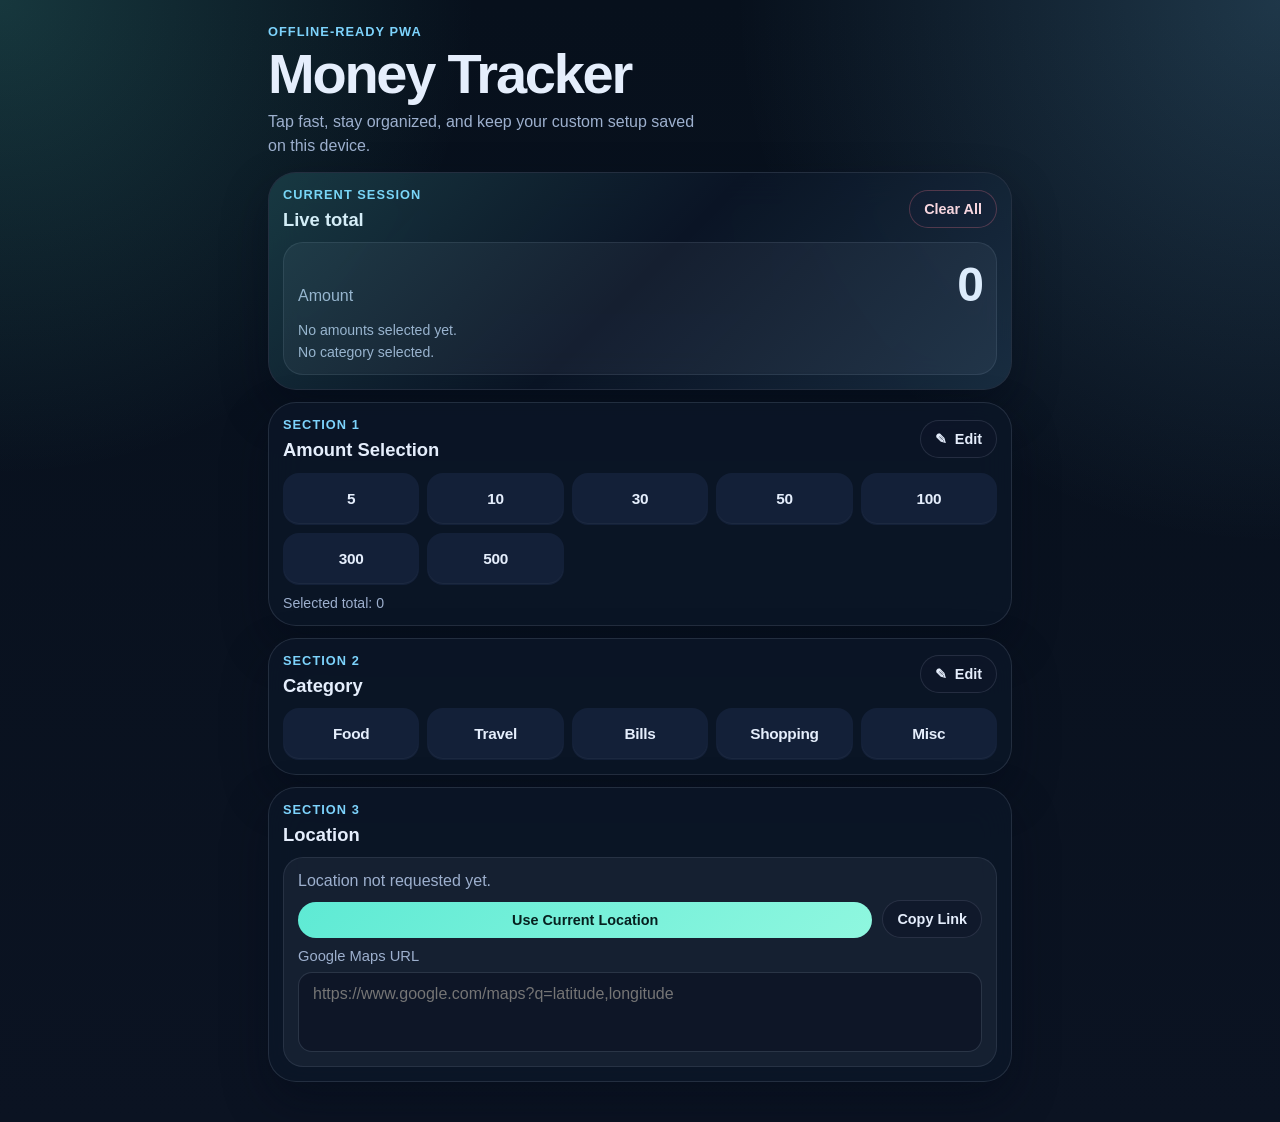
<file: index.html>
<!DOCTYPE html>
<html lang="en">
<head>
  <meta charset="UTF-8">
  <meta name="viewport" content="width=device-width, initial-scale=1.0, viewport-fit=cover">
  <meta name="theme-color" content="#0f172a">
  <meta name="description" content="Fast offline-first money tracker with customizable amount and category panels.">
  <link rel="manifest" href="manifest.json">
  <link rel="icon" href="icons/icon-192.png" type="image/png">
  <link rel="apple-touch-icon" href="icons/icon-192.png">
  <link rel="stylesheet" href="style.css">
  <title>Money Tracker</title>
</head>
<body>
  <div class="app-shell">
    <header class="hero">
      <div>
        <p class="eyebrow">Offline-ready PWA</p>
        <h1>Money Tracker</h1>
        <p class="hero-copy">Tap fast, stay organized, and keep your custom setup saved on this device.</p>
      </div>
      <button id="installButton" class="ghost-button hidden" type="button">Install App</button>
    </header>

    <main class="stack">
	      <section class="panel accent-panel" aria-labelledby="totalHeading">
        <div class="panel-header">
          <div>
            <p class="panel-label">Current session</p>
            <h2 id="totalHeading">Live total</h2>
          </div>
          <button id="clearAllButton" class="ghost-button danger-button" type="button">Clear All</button>
        </div>
        <div class="total-card">
          <div class="total-row">
            <span class="total-label">Amount</span>
            <strong id="totalValue" class="total-value">0</strong>
          </div>
          <div class="total-meta">
            <span id="selectionSummary">No amounts selected yet.</span>
            <span id="selectedCategoryText">No category selected.</span>
          </div>
        </div>
	      </section>

	      <section id="sharedTransactionPanel" class="panel share-panel hidden" aria-labelledby="sharedTransactionHeading">
	        <div class="panel-header">
	          <div>
	            <p class="panel-label">Shared screenshot</p>
	            <h2 id="sharedTransactionHeading">Transaction Import</h2>
	          </div>
	          <span id="ocrProgress" class="progress-pill">Waiting</span>
	        </div>
	        <div class="shared-layout">
	          <div class="image-preview-wrap">
	            <img id="sharedImagePreview" class="image-preview" alt="Shared transaction screenshot preview">
	          </div>
	          <form id="transactionForm" class="transaction-form">
	            <label class="field">
	              <span>Amount</span>
	              <input id="transactionAmount" name="amount" type="number" inputmode="decimal" min="0" step="0.01" placeholder="0">
	            </label>
	            <label class="field">
	              <span>Receiver Name</span>
	              <input id="transactionReceiver" name="receiver" type="text" placeholder="Receiver name">
	            </label>
	            <label class="field">
	              <span>UPI ID</span>
	              <input id="transactionUpiId" name="upiId" type="text" placeholder="name@bank">
	            </label>
	            <label class="field">
	              <span>Transaction ID</span>
	              <input id="transactionId" name="transactionId" type="text" placeholder="Transaction ID">
	            </label>
	            <label class="field">
	              <span>UTR Number</span>
	              <input id="transactionUtr" name="utr" type="text" inputmode="numeric" placeholder="UTR">
	            </label>
	            <label class="field">
	              <span>Date and Time</span>
	              <input id="transactionDatetime" name="datetime" type="text" placeholder="Date and time">
	            </label>
	            <p id="ocrStatus" class="status-text">Reading shared image...</p>
	            <div class="location-actions">
	              <button id="saveTransactionButton" class="primary-button" type="submit">Save</button>
	              <button id="clearSharedTransactionButton" class="ghost-button" type="button">Dismiss</button>
	            </div>
	          </form>
	        </div>
	      </section>

      <section class="panel" aria-labelledby="amountPanelHeading">
        <div class="panel-header">
          <div>
            <p class="panel-label">Section 1</p>
            <h2 id="amountPanelHeading">Amount Selection</h2>
          </div>
          <button id="toggleAmountEdit" class="icon-button" type="button" aria-expanded="false" aria-controls="amountEditor">
            <span aria-hidden="true">✎</span>
            <span>Edit</span>
          </button>
        </div>
        <div id="amountButtons" class="chip-grid" aria-live="polite"></div>
        <p id="amountPanelTotal" class="inline-total">Selected total: 0</p>
        <div id="amountEditor" class="editor hidden" aria-hidden="true">
          <form id="amountAddForm" class="editor-form">
            <label class="field">
              <span>Custom amount</span>
              <input id="newAmountInput" name="amount" type="number" inputmode="numeric" min="0" step="1" placeholder="Enter amount" required>
            </label>
            <button class="primary-button" type="submit">Add Amount</button>
          </form>
          <div id="amountEditList" class="editor-list"></div>
        </div>
      </section>

      <section class="panel" aria-labelledby="categoryPanelHeading">
        <div class="panel-header">
          <div>
            <p class="panel-label">Section 2</p>
            <h2 id="categoryPanelHeading">Category</h2>
          </div>
          <button id="toggleCategoryEdit" class="icon-button" type="button" aria-expanded="false" aria-controls="categoryEditor">
            <span aria-hidden="true">✎</span>
            <span>Edit</span>
          </button>
        </div>
        <div id="categoryButtons" class="chip-grid category-grid" aria-live="polite"></div>
        <div id="categoryEditor" class="editor hidden" aria-hidden="true">
          <form id="categoryAddForm" class="editor-form">
            <label class="field">
              <span>New category</span>
              <input id="newCategoryInput" name="category" type="text" maxlength="24" placeholder="Enter category" required>
            </label>
            <button class="primary-button" type="submit">Add Category</button>
          </form>
          <div id="categoryEditList" class="editor-list"></div>
        </div>
      </section>

      <section class="panel" aria-labelledby="locationPanelHeading">
        <div class="panel-header">
          <div>
            <p class="panel-label">Section 3</p>
            <h2 id="locationPanelHeading">Location</h2>
          </div>
        </div>
        <div class="location-card">
          <p id="locationStatus" class="status-text">Location not requested yet.</p>
          <div class="location-actions">
            <button id="fetchLocationButton" class="primary-button" type="button">Use Current Location</button>
            <button id="copyLocationButton" class="ghost-button" type="button" disabled>Copy Link</button>
          </div>
          <label class="field">
            <span>Google Maps URL</span>
            <textarea id="locationOutput" rows="3" readonly placeholder="https://www.google.com/maps?q=latitude,longitude"></textarea>
          </label>
        </div>
      </section>
    </main>
  </div>

  <template id="rippleTemplate">
    <span class="ripple"></span>
  </template>

	  <script src="vendor/tesseract/tesseract.min.js"></script>
	  <script src="app.js"></script>
</body>
</html>
</file>
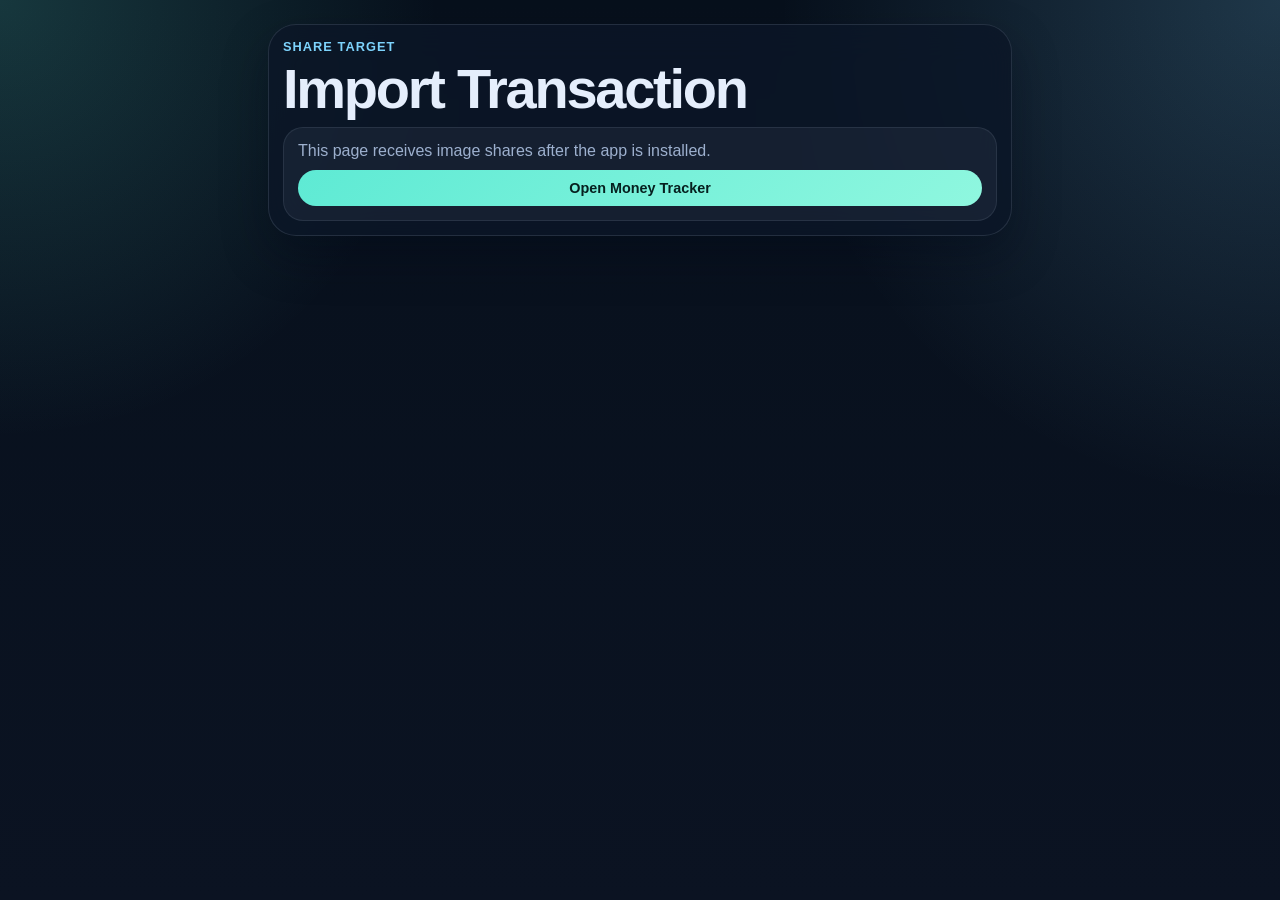
<file: share.html>
<!DOCTYPE html>
<html lang="en">
<head>
  <meta charset="UTF-8">
  <meta name="viewport" content="width=device-width, initial-scale=1.0, viewport-fit=cover">
  <meta name="theme-color" content="#0f172a">
  <meta name="description" content="Money Tracker share target for transaction screenshots.">
  <link rel="manifest" href="manifest.json">
  <link rel="icon" href="icons/icon-192.png" type="image/png">
  <link rel="apple-touch-icon" href="icons/icon-192.png">
  <link rel="stylesheet" href="style.css">
  <title>Import Transaction</title>
</head>
<body>
  <div class="app-shell">
    <main class="stack">
      <section class="panel" aria-labelledby="shareHeading">
        <div class="panel-header">
          <div>
            <p class="panel-label">Share target</p>
            <h1 id="shareHeading">Import Transaction</h1>
          </div>
        </div>
        <div class="location-card">
          <p class="status-text">This page receives image shares after the app is installed.</p>
          <a class="primary-button share-link" href="./">Open Money Tracker</a>
        </div>
      </section>
    </main>
  </div>
  <script>
    if ("serviceWorker" in navigator) {
      navigator.serviceWorker.register("service-worker.js");
    }
  </script>
</body>
</html>
</file>
<file: style.css>
:root {
  --bg: #08111f;
  --bg-accent: #111f37;
  --surface: rgba(12, 22, 40, 0.82);
  --surface-strong: rgba(20, 34, 58, 0.96);
  --surface-soft: rgba(148, 163, 184, 0.08);
  --border: rgba(148, 163, 184, 0.18);
  --text: #e5eefc;
  --muted: #9db0ce;
  --brand: #5eead4;
  --brand-strong: #14b8a6;
  --secondary: #7dd3fc;
  --danger: #fb7185;
  --shadow: 0 20px 45px rgba(2, 8, 23, 0.35);
  --radius-lg: 28px;
  --radius-md: 18px;
  --radius-sm: 14px;
  --font-family: "Avenir Next", "Segoe UI", "Helvetica Neue", sans-serif;
}

* {
  box-sizing: border-box;
}

html {
  min-height: 100%;
  background:
    radial-gradient(circle at top left, rgba(94, 234, 212, 0.18), transparent 28%),
    radial-gradient(circle at top right, rgba(125, 211, 252, 0.2), transparent 32%),
    linear-gradient(180deg, #07101c 0%, #0b1322 100%);
}

body {
  margin: 0;
  min-height: 100vh;
  font-family: var(--font-family);
  color: var(--text);
  background: transparent;
}

button,
input,
textarea {
  font: inherit;
}

button {
  border: 0;
  cursor: pointer;
}

.hidden {
  display: none !important;
}

.app-shell {
  width: min(100%, 780px);
  margin: 0 auto;
  padding: 14px 12px 28px;
}

.hero {
  display: grid;
  gap: 16px;
  align-items: end;
  margin-bottom: 14px;
}

.eyebrow,
.panel-label {
  margin: 0 0 8px;
  color: var(--secondary);
  font-size: 0.8rem;
  font-weight: 700;
  letter-spacing: 0.08em;
  text-transform: uppercase;
}

h1,
h2,
p {
  margin: 0;
}

h1 {
  font-size: clamp(2.1rem, 8vw, 3.5rem);
  line-height: 0.95;
  letter-spacing: -0.04em;
}

h2 {
  font-size: 1.15rem;
  line-height: 1.1;
}

.hero-copy {
  margin-top: 10px;
  color: var(--muted);
  max-width: 48ch;
  line-height: 1.5;
}

.stack {
  display: grid;
  gap: 12px;
}

.panel {
  position: relative;
  overflow: hidden;
  padding: 14px;
  background: var(--surface);
  border: 1px solid var(--border);
  border-radius: var(--radius-lg);
  box-shadow: var(--shadow);
  backdrop-filter: blur(18px);
}

.accent-panel::after {
  content: "";
  position: absolute;
  inset: 0;
  background: linear-gradient(135deg, rgba(94, 234, 212, 0.16), transparent 50%, rgba(125, 211, 252, 0.12));
  pointer-events: none;
}

.panel-header {
  display: flex;
  align-items: center;
  justify-content: space-between;
  gap: 12px;
  margin-bottom: 12px;
}

.total-card,
.location-card,
.image-preview-wrap,
.editor {
  background: var(--surface-soft);
  border: 1px solid rgba(148, 163, 184, 0.14);
  border-radius: calc(var(--radius-lg) - 8px);
}

.total-card,
.location-card {
  padding: 14px;
}

.total-row {
  display: flex;
  align-items: baseline;
  justify-content: space-between;
  gap: 12px;
}

.total-label,
.total-meta,
.status-text {
  color: var(--muted);
}

.total-value {
  font-size: clamp(2rem, 9vw, 3rem);
  letter-spacing: -0.04em;
}

.total-meta {
  display: grid;
  gap: 6px;
  margin-top: 10px;
  font-size: 0.88rem;
}

.chip-grid {
  display: grid;
  grid-template-columns: repeat(4, minmax(0, 1fr));
  gap: 8px;
}

.inline-total {
  margin-top: 10px;
  color: var(--muted);
  font-size: 0.88rem;
}

.chip-button,
.ghost-button,
.primary-button,
.icon-button {
  position: relative;
  overflow: hidden;
  transition: transform 160ms ease, background-color 180ms ease, border-color 180ms ease, box-shadow 180ms ease;
  -webkit-tap-highlight-color: transparent;
}

.chip-button {
  min-height: 52px;
  padding: 12px 10px;
  border-radius: 16px;
  color: var(--text);
  background: var(--surface-strong);
  border: 1px solid transparent;
  text-align: center;
  box-shadow: inset 0 -1px 0 rgba(255, 255, 255, 0.04);
}

.chip-button:active,
.ghost-button:active,
.primary-button:active,
.icon-button:active {
  transform: scale(0.98);
}

.chip-button:hover,
.ghost-button:hover,
.primary-button:hover,
.icon-button:hover {
  transform: translateY(-1px);
}

.chip-button.is-selected {
  background: linear-gradient(135deg, rgba(20, 184, 166, 0.28), rgba(125, 211, 252, 0.2));
  border-color: rgba(94, 234, 212, 0.58);
  box-shadow: 0 12px 30px rgba(20, 184, 166, 0.16);
}

.chip-value {
  display: block;
  font-size: 0.96rem;
  font-weight: 800;
  letter-spacing: -0.02em;
}

.chip-badge {
  position: absolute;
  top: 6px;
  right: 6px;
  min-width: 28px;
  padding: 2px 6px;
  border-radius: 999px;
  background: rgba(8, 17, 31, 0.76);
  border: 1px solid rgba(94, 234, 212, 0.22);
  color: var(--brand);
  font-size: 0.72rem;
  font-weight: 800;
  text-align: center;
}

.ghost-button,
.primary-button,
.icon-button {
  border-radius: 999px;
  padding: 10px 14px;
  font-weight: 700;
  font-size: 0.9rem;
}

.ghost-button,
.icon-button {
  color: var(--text);
  background: rgba(15, 23, 42, 0.68);
  border: 1px solid var(--border);
}

.danger-button {
  color: #ffd7de;
  border-color: rgba(251, 113, 133, 0.28);
}

.primary-button {
  color: #06201f;
  background: linear-gradient(135deg, var(--brand), #8ff7df);
}

.share-link {
  display: inline-flex;
  justify-content: center;
  text-decoration: none;
}

.icon-button {
  display: inline-flex;
  align-items: center;
  gap: 8px;
}

.editor {
  display: grid;
  gap: 14px;
  margin-top: 12px;
  padding: 14px;
}

.editor-form,
.location-actions {
  display: grid;
  gap: 10px;
}

.field {
  display: grid;
  gap: 8px;
}

.field span {
  color: var(--muted);
  font-size: 0.92rem;
}

.field input,
.field textarea {
  width: 100%;
  padding: 12px 14px;
  border-radius: var(--radius-sm);
  border: 1px solid rgba(148, 163, 184, 0.22);
  color: var(--text);
  background: rgba(2, 6, 23, 0.35);
  outline: none;
  transition: border-color 180ms ease, box-shadow 180ms ease;
}

.field input:focus,
.field textarea:focus {
  border-color: rgba(94, 234, 212, 0.72);
  box-shadow: 0 0 0 3px rgba(94, 234, 212, 0.14);
}

.editor-list {
  display: grid;
  gap: 8px;
}

.empty-state {
  grid-column: 1 / -1;
  padding: 14px;
  border-radius: var(--radius-sm);
  background: rgba(2, 6, 23, 0.2);
  border: 1px dashed rgba(148, 163, 184, 0.24);
  color: var(--muted);
  text-align: center;
}

.editor-item {
  display: grid;
  grid-template-columns: 1fr auto;
  gap: 10px;
  align-items: end;
}

.editor-row-actions {
  display: flex;
  gap: 8px;
}

.editor-row-actions button {
  min-width: 44px;
}

.category-grid .chip-button {
  text-align: center;
}

.location-card {
  display: grid;
  gap: 10px;
}

.share-panel {
  border-color: rgba(94, 234, 212, 0.34);
}

.shared-layout,
.transaction-form {
  display: grid;
  gap: 12px;
}

.image-preview-wrap {
  padding: 8px;
}

.image-preview {
  display: block;
  width: 100%;
  max-height: 420px;
  object-fit: contain;
  border-radius: var(--radius-sm);
  background: rgba(2, 6, 23, 0.35);
}

.progress-pill {
  min-width: 86px;
  padding: 7px 10px;
  border-radius: 999px;
  border: 1px solid rgba(94, 234, 212, 0.22);
  color: var(--brand);
  background: rgba(8, 17, 31, 0.68);
  font-size: 0.78rem;
  font-weight: 800;
  text-align: center;
}

.progress-pill.is-error {
  color: #ffd7de;
  border-color: rgba(251, 113, 133, 0.28);
}

#locationOutput {
  resize: none;
}

.ripple {
  position: absolute;
  border-radius: 50%;
  transform: scale(0);
  animation: ripple 550ms ease-out;
  background: rgba(255, 255, 255, 0.35);
  pointer-events: none;
}

@keyframes ripple {
  to {
    transform: scale(4);
    opacity: 0;
  }
}

@media (min-width: 640px) {
  .app-shell {
    padding: 24px 18px 40px;
  }

  .hero {
    grid-template-columns: 1fr auto;
  }

  .chip-grid {
    grid-template-columns: repeat(5, minmax(0, 1fr));
  }

	  .editor-form,
	  .location-actions {
	    grid-template-columns: 1fr auto;
	    align-items: end;
	  }

	  .shared-layout {
	    grid-template-columns: minmax(220px, 0.8fr) 1fr;
	    align-items: start;
	  }
	}
</file>
